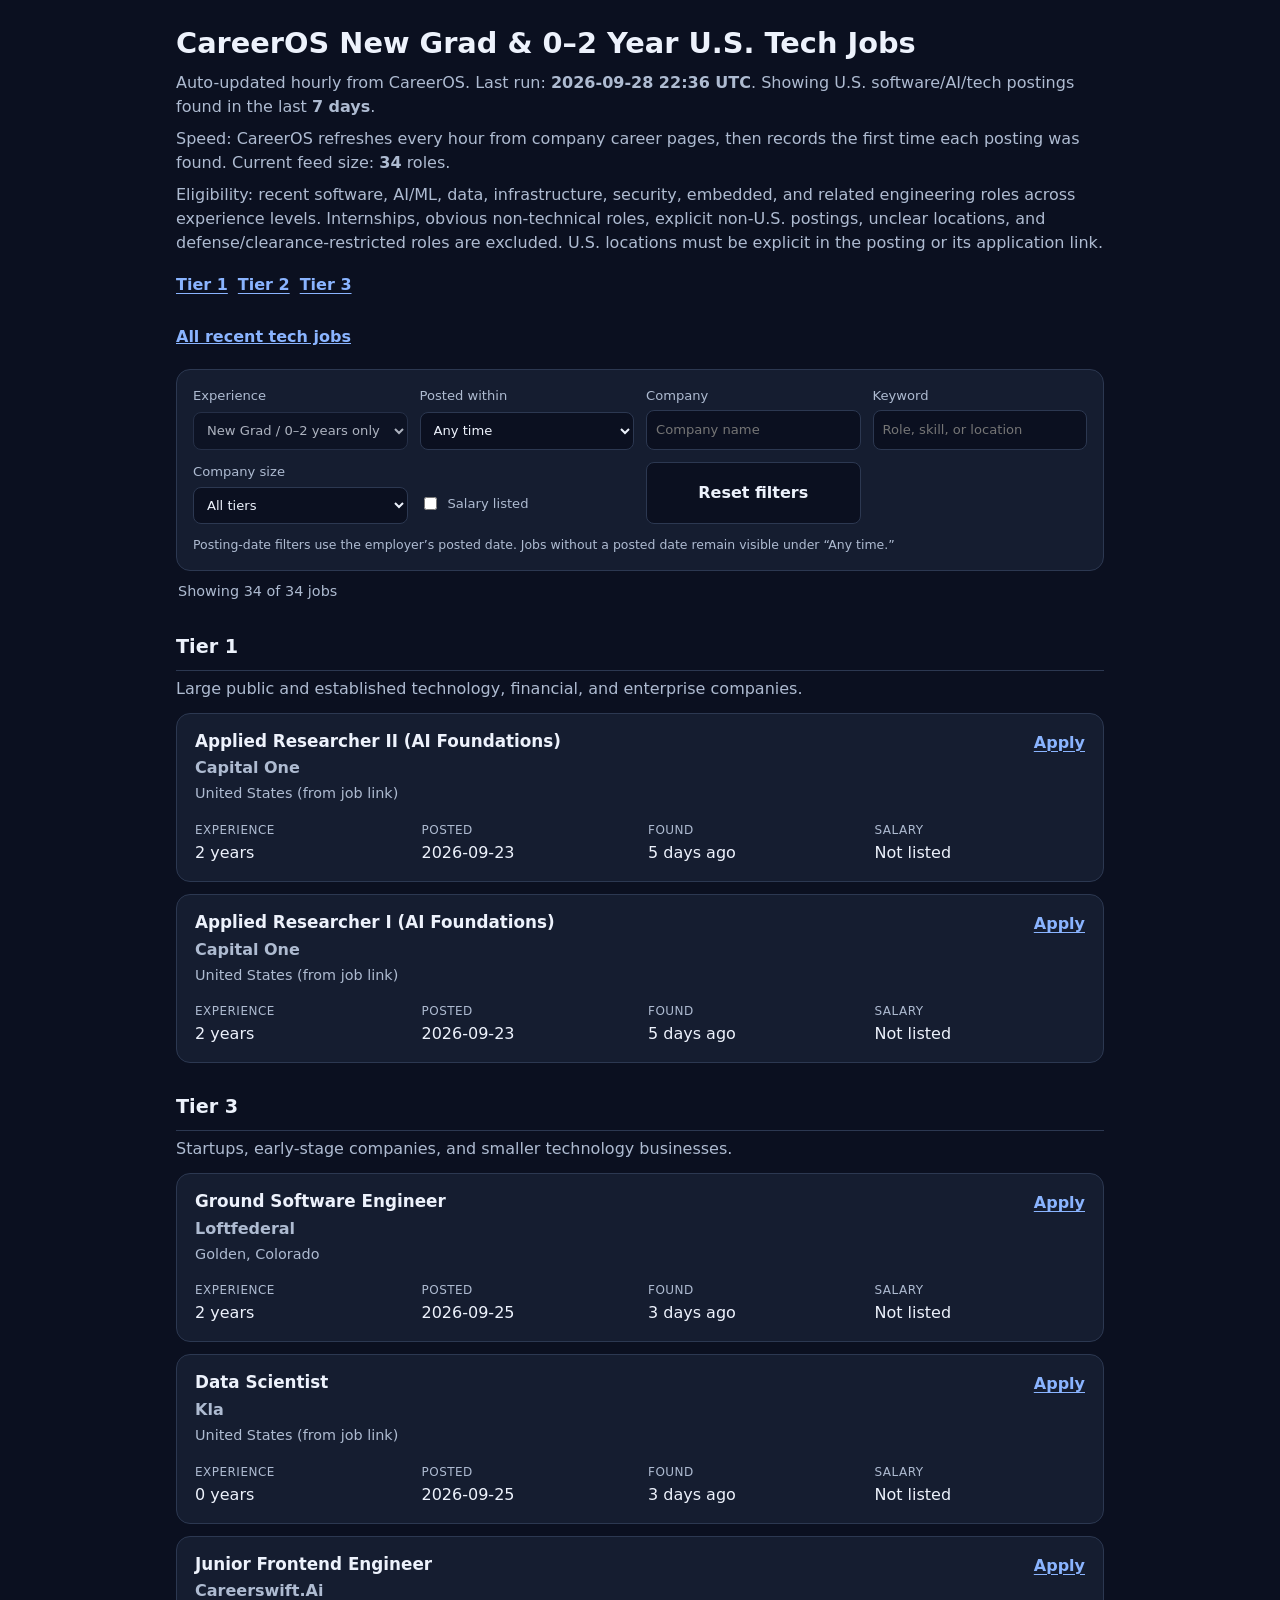
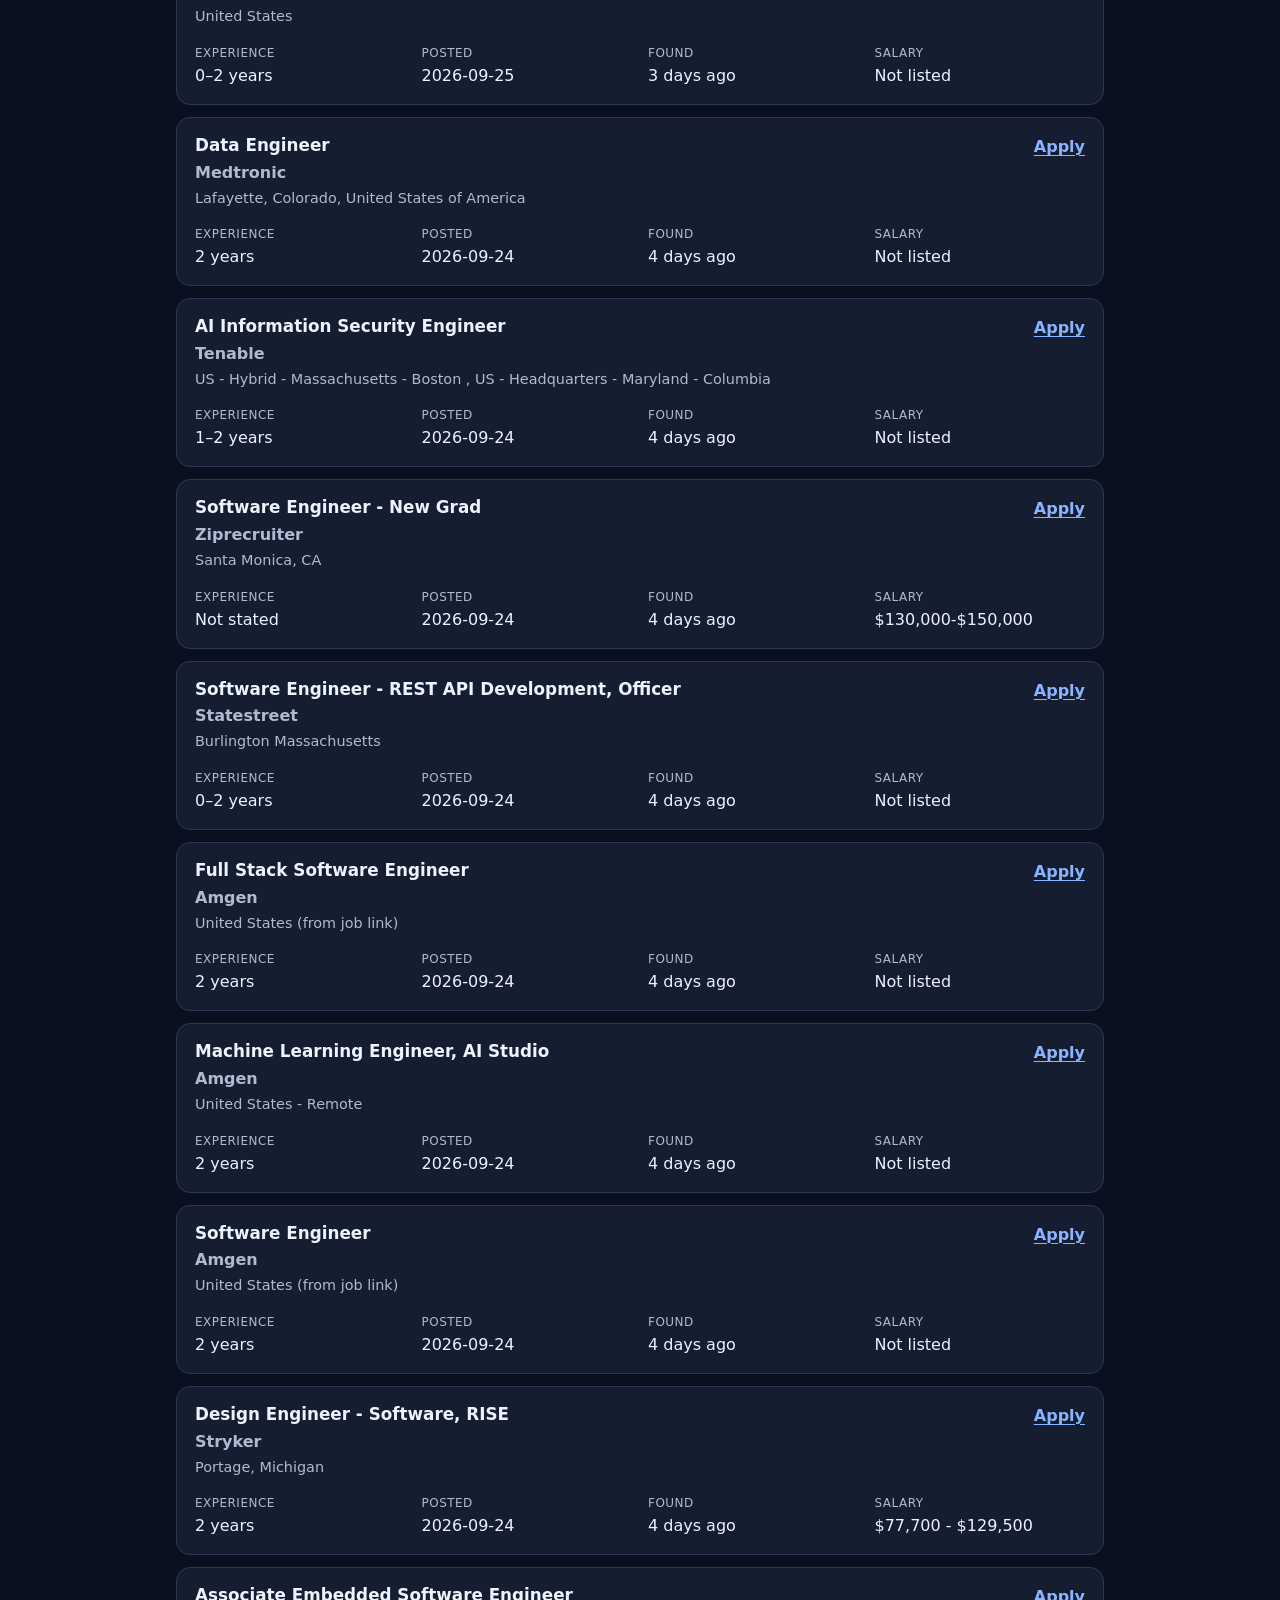
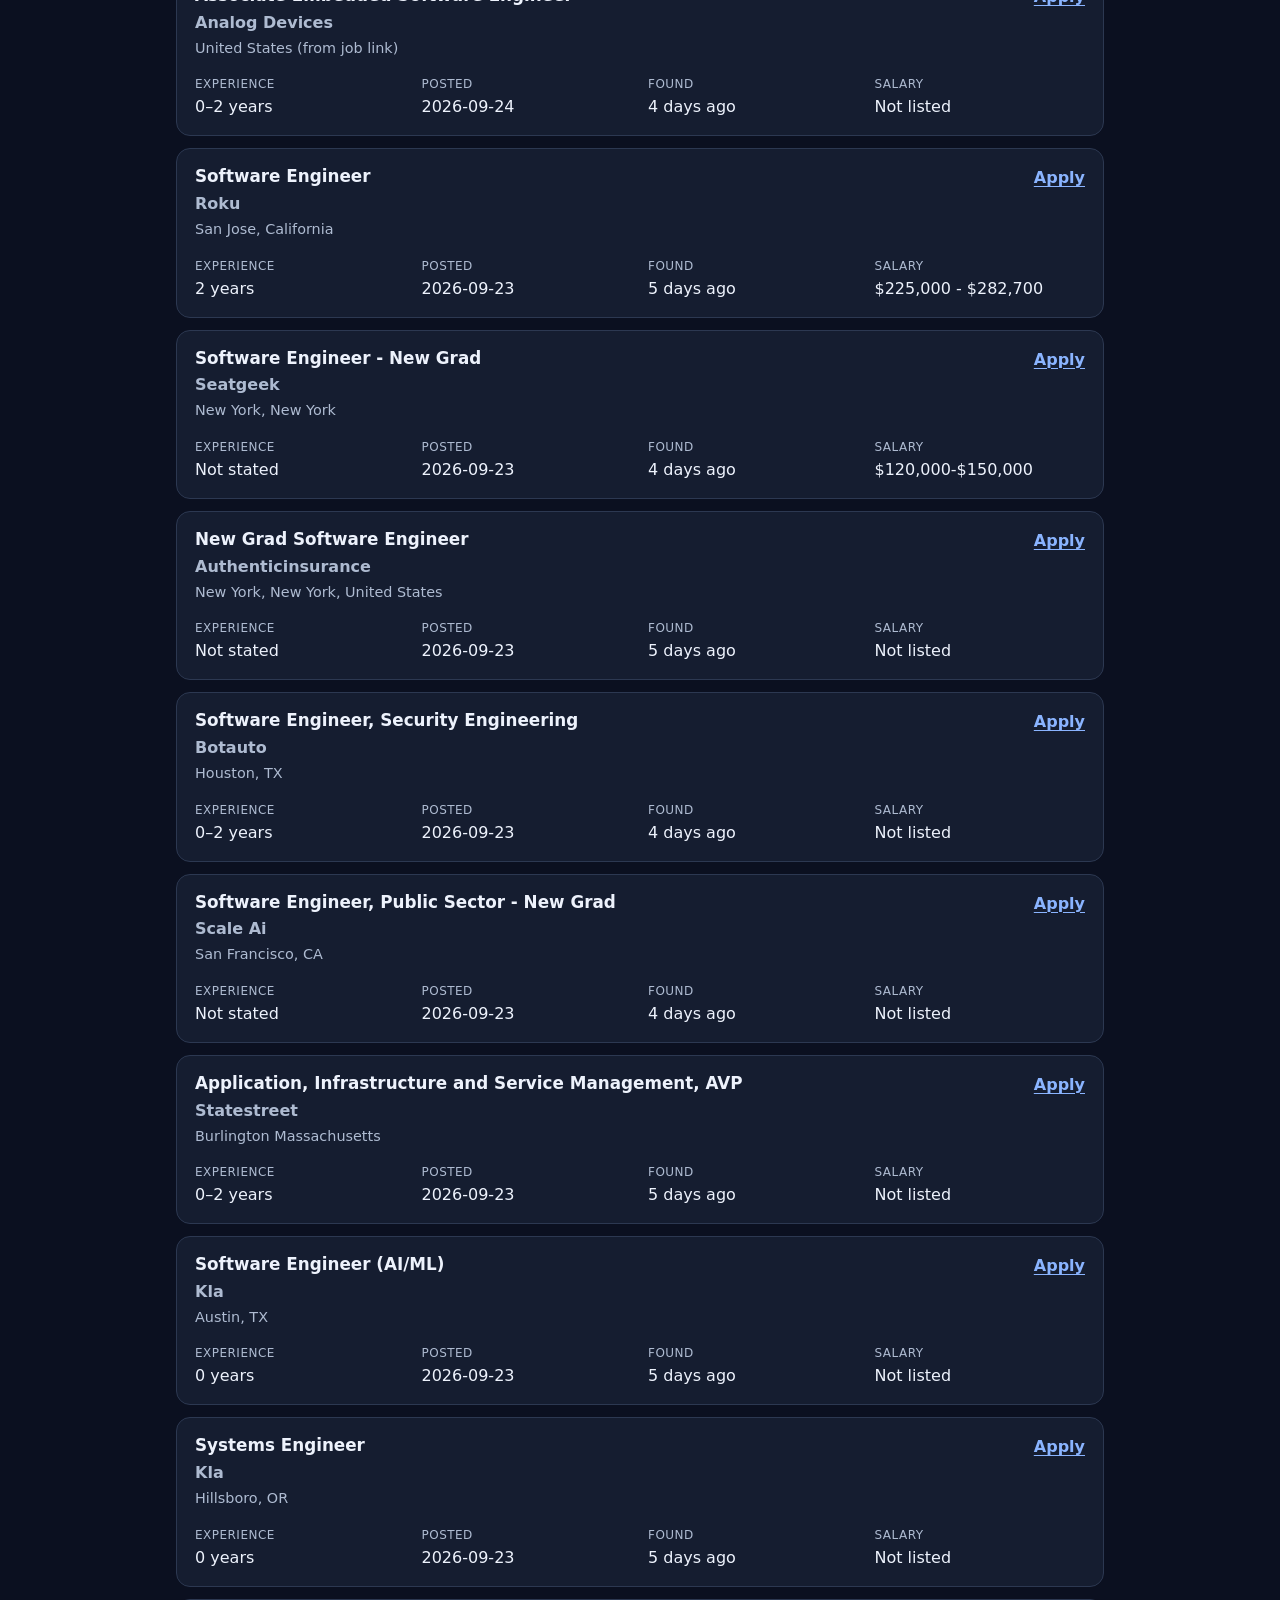
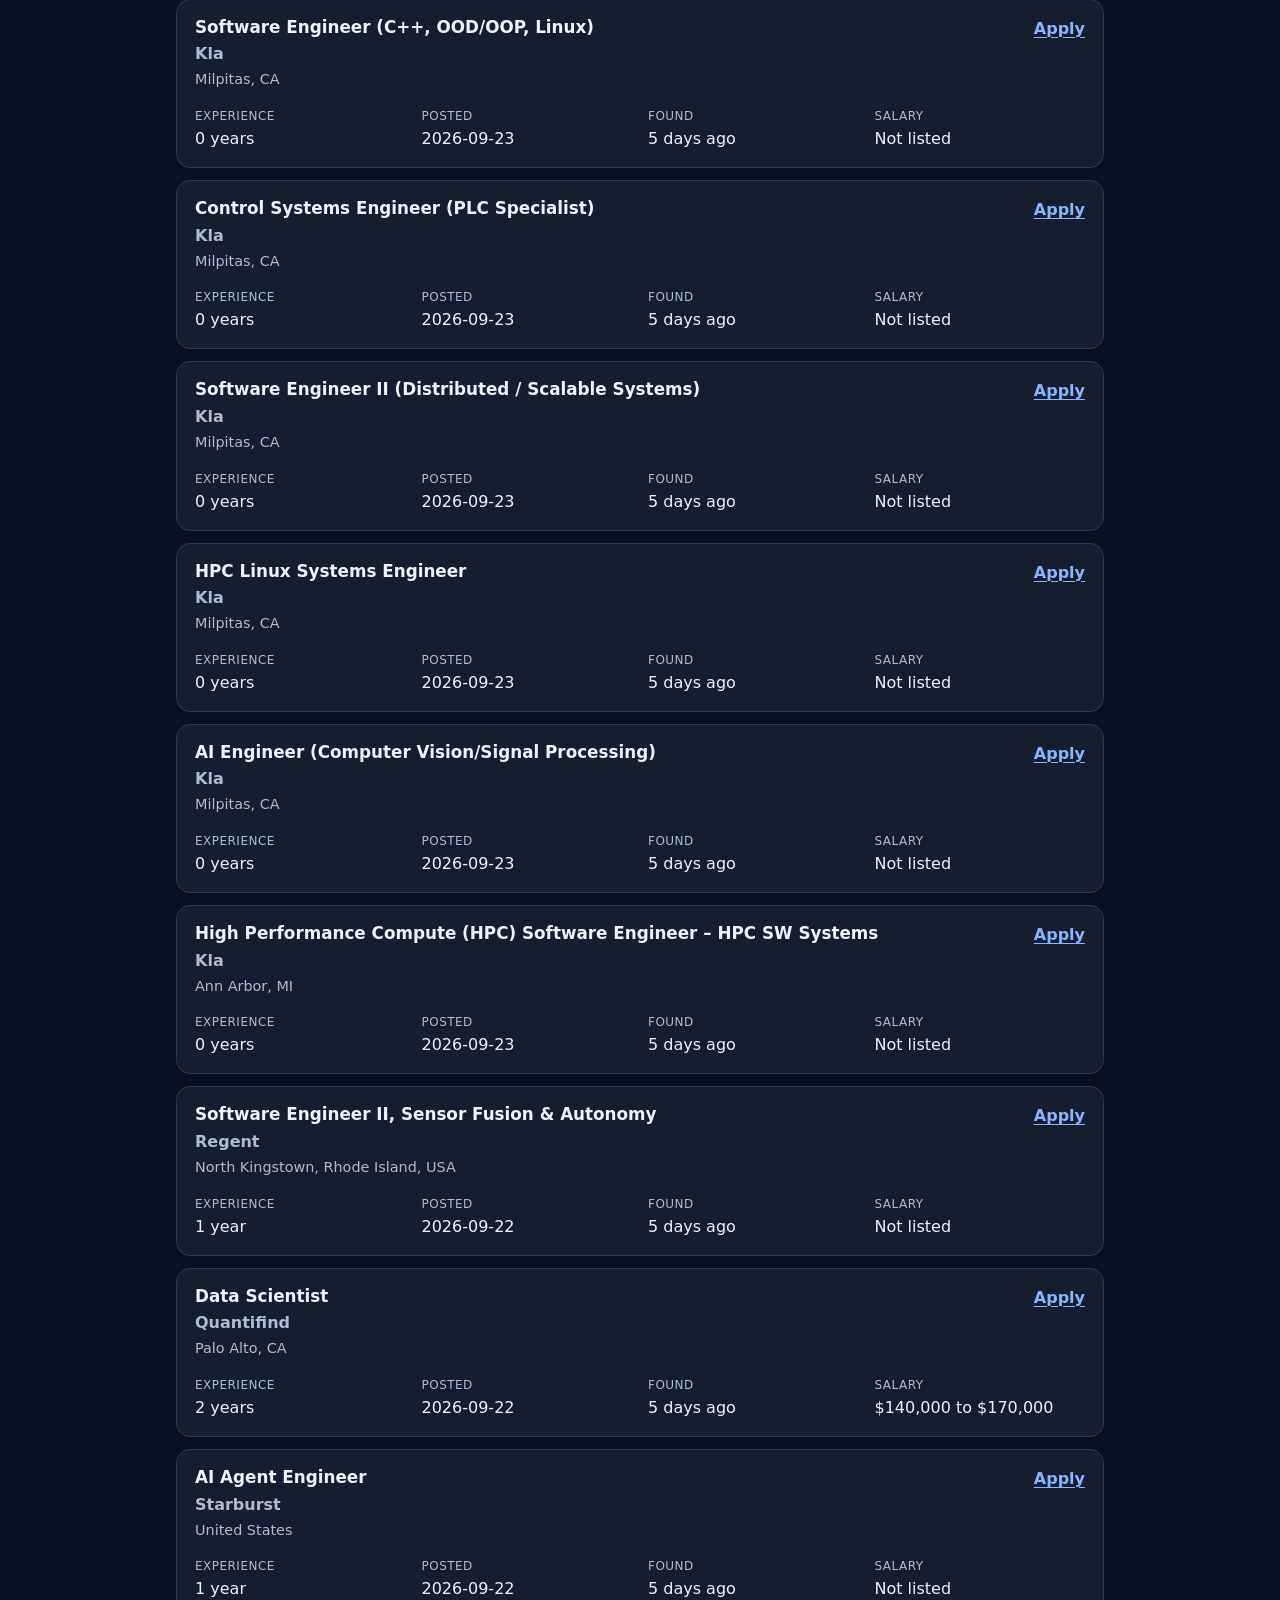
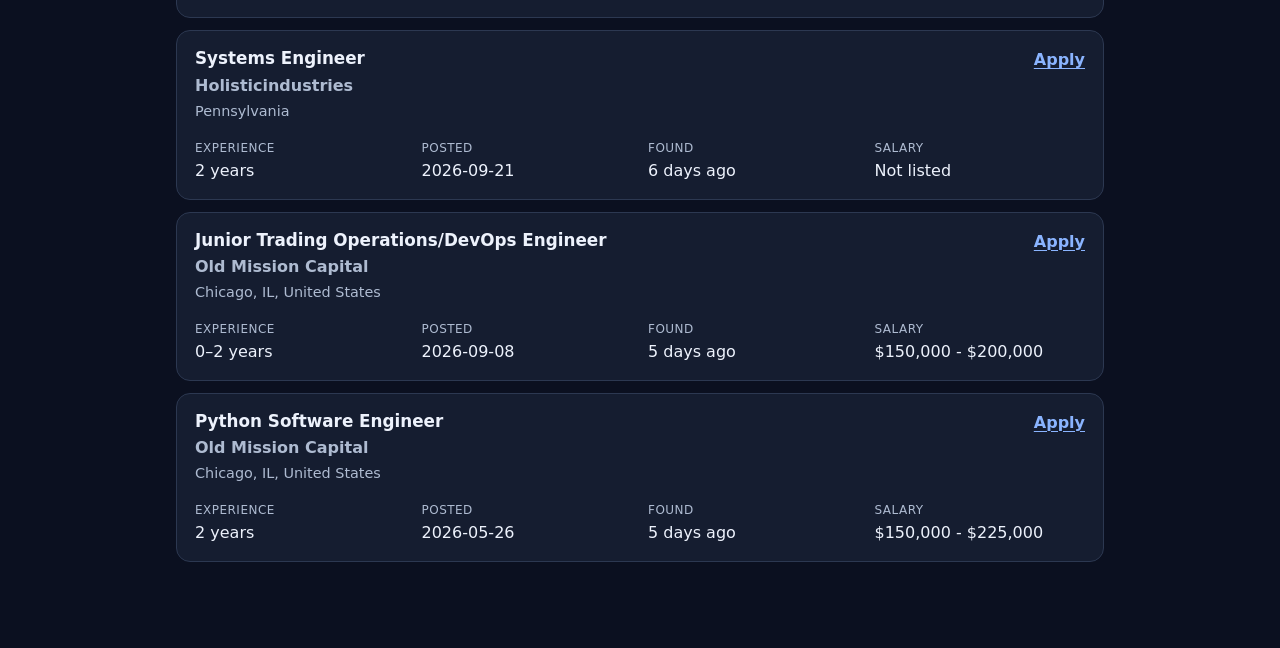
<file: site/early-career.html>
<!doctype html>
<html lang="en"><head><meta charset="utf-8"><meta name="viewport" content="width=device-width,initial-scale=1">
<meta name="description" content="Recent U.S. software and technology roles from CareerOS.">
<title>CareerOS New Grad & 0–2 Year U.S. Tech Jobs</title><style>
:root{color-scheme:light dark;--bg:#0b1020;--card:#151d30;--line:#2c3851;--text:#edf2fc;--muted:#aebbd1;--link:#8ab4ff;--accent:#b6f09c}
*{box-sizing:border-box}body{margin:0;background:var(--bg);color:var(--text);font:16px/1.5 system-ui,-apple-system,BlinkMacSystemFont,"Segoe UI",sans-serif}
main{max-width:960px;margin:auto;padding:26px 16px 56px}header{margin-bottom:28px}h1{font-size:1.8rem;line-height:1.2;margin:0 0 10px}header p{color:var(--muted);margin:8px 0}nav{display:flex;gap:10px;flex-wrap:wrap;margin-top:18px}nav a,.apply a{color:var(--link);font-weight:650;text-decoration-thickness:1px;text-underline-offset:3px}
section{margin:30px 0}h2{font-size:1.2rem;border-bottom:1px solid var(--line);padding-bottom:8px;margin:0 0 6px}.tier-description{color:var(--muted);margin:0 0 12px}.no-current-jobs{border:1px solid var(--line);border-radius:10px;padding:12px;color:var(--muted)}
.job{background:var(--card);border:1px solid var(--line);border-radius:14px;padding:16px 18px;margin:12px 0}.job-top{display:flex;justify-content:space-between;gap:18px;align-items:flex-start}h3{font-size:1.05rem;line-height:1.35;margin:0}.company{font-weight:650;margin:4px 0 0;color:var(--muted)}.apply{white-space:nowrap;padding-top:1px}
.job-location{color:var(--muted);margin:3px 0 0;font-size:.9rem}
dl{display:grid;grid-template-columns:repeat(4,minmax(0,1fr));gap:10px 16px;margin:16px 0 0}dt{color:var(--muted);font-size:.75rem;text-transform:uppercase;letter-spacing:.04em}dd{margin:2px 0 0}.empty{color:var(--muted);padding:16px 0}
.filters{display:grid;grid-template-columns:repeat(4,minmax(0,1fr));gap:12px;margin:20px 0 10px;padding:16px;background:var(--card);border:1px solid var(--line);border-radius:14px}.filters label{display:grid;gap:5px;color:var(--muted);font-size:.82rem}.filters input,.filters select,.filters button{min-width:0;border:1px solid var(--line);border-radius:8px;padding:9px;background:var(--bg);color:var(--text);font:inherit}.filters .check{display:flex;align-items:center;gap:8px;align-self:end;padding:10px 0}.filters .check input{accent-color:var(--accent)}.filters button{cursor:pointer;color:var(--text);font-weight:650}.filter-status{color:var(--muted);margin:8px 2px 18px;font-size:.9rem}.filter-help{grid-column:1/-1;color:var(--muted);font-size:.78rem;margin:0}[hidden]{display:none!important}.page-links{margin:12px 0;color:var(--muted)}.page-links a{color:var(--link);font-weight:650}
@media(max-width:600px){main{padding:20px 12px 40px}.job{padding:14px}.job-top{display:block}.apply{padding-top:10px}dl{grid-template-columns:repeat(2,minmax(0,1fr));gap:12px}}
</style></head><body><main><header><h1>CareerOS New Grad & 0–2 Year U.S. Tech Jobs</h1><p>Auto-updated hourly from CareerOS. Last run: <strong>2026-09-28 22:36 UTC</strong>. Showing U.S. software/AI/tech postings found in the last <strong>7 days</strong>.</p><p>Speed: CareerOS refreshes every hour from company career pages, then records the first time each posting was found. Current feed size: <strong>34</strong> roles.</p><p>Eligibility: recent software, AI/ML, data, infrastructure, security, embedded, and related engineering roles across experience levels. Internships, obvious non-technical roles, explicit non-U.S. postings, unclear locations, and defense/clearance-restricted roles are excluded. U.S. locations must be explicit in the posting or its application link.</p><nav aria-label="Job tiers"><a href="#tier-1">Tier 1</a><a href="#tier-2">Tier 2</a><a href="#tier-3">Tier 3</a></nav></header>
<p class="page-links"><a href="./">All recent tech jobs</a></p><div class="filters" aria-label="Filter jobs">
<label>Experience<select id="experience-filter" disabled><option value="early" selected>New Grad / 0–2 years only</option></select></label>
<label>Posted within<select id="posted-filter"><option value="0">Any time</option><option value="1">24 hours</option><option value="3">3 days</option><option value="7">7 days</option></select></label>
<label>Company<input id="company-filter" type="search" placeholder="Company name"></label>
<label>Keyword<input id="keyword-filter" type="search" placeholder="Role, skill, or location"></label>
<label>Company size<select id="tier-filter"><option value="all">All tiers</option><option value="Tier 1">Tier 1 · Large</option><option value="Tier 2">Tier 2 · Mid-sized</option><option value="Tier 3">Tier 3 · Startup</option></select></label>
<label class="check"><input id="salary-filter" type="checkbox"> Salary listed</label>
<button id="reset-filters" type="button">Reset filters</button>
<p class="filter-help">Posting-date filters use the employer’s posted date. Jobs without a posted date remain visible under “Any time.”</p>
</div><p class="filter-status" id="visible-job-count" aria-live="polite"></p>
<section id="tier-1" data-tier-section><h2>Tier 1</h2><p class="tier-description">Large public and established technology, financial, and enterprise companies.</p><article class="job" data-company="Capital One" data-role="Applied Researcher II (AI Foundations)&lt;br&gt;" data-location="United States (from job link)" data-experience="early" data-posted="2026-09-23" data-tier="Tier 1" data-salary="no"><div class="job-top"><div><h3>Applied Researcher II (AI Foundations)<br></h3><p class="company">Capital One</p><p class="job-location">United States (from job link)</p></div><div class="apply"><a href="https://capitalone.wd12.myworkdayjobs.com/Capital_One/job/New-York-NY/Applied-Researcher-II--AI-Foundations-_R1000524-1" target="_blank" rel="noopener noreferrer">Apply</a></div></div><dl><div><dt>Experience</dt><dd>2 years</dd></div><div><dt>Posted</dt><dd>2026-09-23</dd></div><div><dt>Found</dt><dd>5 days ago</dd></div><div><dt>Salary</dt><dd>Not listed</dd></div></dl></article><article class="job" data-company="Capital One" data-role="Applied Researcher I (AI Foundations)&lt;br&gt;" data-location="United States (from job link)" data-experience="early" data-posted="2026-09-23" data-tier="Tier 1" data-salary="no"><div class="job-top"><div><h3>Applied Researcher I (AI Foundations)<br></h3><p class="company">Capital One</p><p class="job-location">United States (from job link)</p></div><div class="apply"><a href="https://capitalone.wd12.myworkdayjobs.com/Capital_One/job/San-Jose-CA/Applied-Researcher-I--AI-Foundations-_R236849-1" target="_blank" rel="noopener noreferrer">Apply</a></div></div><dl><div><dt>Experience</dt><dd>2 years</dd></div><div><dt>Posted</dt><dd>2026-09-23</dd></div><div><dt>Found</dt><dd>5 days ago</dd></div><div><dt>Salary</dt><dd>Not listed</dd></div></dl></article></section><section id="tier-2" data-tier-section><h2>Tier 2</h2><p class="tier-description">Established mid-sized companies with meaningful engineering organizations.</p><p class="empty">No matching roles in this tier right now.</p></section><section id="tier-3" data-tier-section><h2>Tier 3</h2><p class="tier-description">Startups, early-stage companies, and smaller technology businesses.</p><article class="job" data-company="Loftfederal" data-role="Ground Software Engineer&lt;br&gt;" data-location="Golden, Colorado" data-experience="early" data-posted="2026-09-25" data-tier="Tier 3" data-salary="no"><div class="job-top"><div><h3>Ground Software Engineer<br></h3><p class="company">Loftfederal</p><p class="job-location">Golden, Colorado</p></div><div class="apply"><a href="https://job-boards.greenhouse.io/loftfederal/jobs/5435593008" target="_blank" rel="noopener noreferrer">Apply</a></div></div><dl><div><dt>Experience</dt><dd>2 years</dd></div><div><dt>Posted</dt><dd>2026-09-25</dd></div><div><dt>Found</dt><dd>3 days ago</dd></div><div><dt>Salary</dt><dd>Not listed</dd></div></dl></article><article class="job" data-company="Kla" data-role="Data Scientist&lt;br&gt;" data-location="United States (from job link)" data-experience="early" data-posted="2026-09-25" data-tier="Tier 3" data-salary="no"><div class="job-top"><div><h3>Data Scientist<br></h3><p class="company">Kla</p><p class="job-location">United States (from job link)</p></div><div class="apply"><a href="https://kla.wd1.myworkdayjobs.com/Search/job/Milpitas-CA/Data-Scientist_2641332-1" target="_blank" rel="noopener noreferrer">Apply</a></div></div><dl><div><dt>Experience</dt><dd>0 years</dd></div><div><dt>Posted</dt><dd>2026-09-25</dd></div><div><dt>Found</dt><dd>3 days ago</dd></div><div><dt>Salary</dt><dd>Not listed</dd></div></dl></article><article class="job" data-company="Careerswift.Ai" data-role="Junior Frontend Engineer&lt;br&gt;" data-location="United States" data-experience="early" data-posted="2026-09-25" data-tier="Tier 3" data-salary="no"><div class="job-top"><div><h3>Junior Frontend Engineer<br></h3><p class="company">Careerswift.Ai</p><p class="job-location">United States</p></div><div class="apply"><a href="https://jobs.ashbyhq.com/careerswift.ai/c418ca48-80cf-423f-a365-6eba480cf410" target="_blank" rel="noopener noreferrer">Apply</a></div></div><dl><div><dt>Experience</dt><dd>0–2 years</dd></div><div><dt>Posted</dt><dd>2026-09-25</dd></div><div><dt>Found</dt><dd>3 days ago</dd></div><div><dt>Salary</dt><dd>Not listed</dd></div></dl></article><article class="job" data-company="Medtronic" data-role="Data Engineer&lt;br&gt;" data-location="Lafayette, Colorado, United States of America" data-experience="early" data-posted="2026-09-24" data-tier="Tier 3" data-salary="no"><div class="job-top"><div><h3>Data Engineer<br></h3><p class="company">Medtronic</p><p class="job-location">Lafayette, Colorado, United States of America</p></div><div class="apply"><a href="https://medtronic.wd1.myworkdayjobs.com/MedtronicCareers/job/Lafayette-Colorado-United-States-of-America/Data-Engineer_R77104-1" target="_blank" rel="noopener noreferrer">Apply</a></div></div><dl><div><dt>Experience</dt><dd>2 years</dd></div><div><dt>Posted</dt><dd>2026-09-24</dd></div><div><dt>Found</dt><dd>4 days ago</dd></div><div><dt>Salary</dt><dd>Not listed</dd></div></dl></article><article class="job" data-company="Tenable" data-role="AI Information Security Engineer&lt;br&gt;" data-location="US - Hybrid - Massachusetts - Boston , US - Headquarters - Maryland - Columbia" data-experience="early" data-posted="2026-09-24" data-tier="Tier 3" data-salary="no"><div class="job-top"><div><h3>AI Information Security Engineer<br></h3><p class="company">Tenable</p><p class="job-location">US - Hybrid - Massachusetts - Boston , US - Headquarters - Maryland - Columbia</p></div><div class="apply"><a href="https://job-boards.greenhouse.io/tenableinc/jobs/5434299008" target="_blank" rel="noopener noreferrer">Apply</a></div></div><dl><div><dt>Experience</dt><dd>1–2 years</dd></div><div><dt>Posted</dt><dd>2026-09-24</dd></div><div><dt>Found</dt><dd>4 days ago</dd></div><div><dt>Salary</dt><dd>Not listed</dd></div></dl></article><article class="job" data-company="Ziprecruiter" data-role="Software Engineer - New Grad&lt;br&gt;" data-location="Santa Monica, CA" data-experience="early" data-posted="2026-09-24" data-tier="Tier 3" data-salary="yes"><div class="job-top"><div><h3>Software Engineer - New Grad<br></h3><p class="company">Ziprecruiter</p><p class="job-location">Santa Monica, CA</p></div><div class="apply"><a href="https://job-boards.greenhouse.io/ziprecruiter/jobs/8127108" target="_blank" rel="noopener noreferrer">Apply</a></div></div><dl><div><dt>Experience</dt><dd>Not stated</dd></div><div><dt>Posted</dt><dd>2026-09-24</dd></div><div><dt>Found</dt><dd>4 days ago</dd></div><div><dt>Salary</dt><dd>$130,000-$150,000</dd></div></dl></article><article class="job" data-company="Statestreet" data-role="Software Engineer - REST API Development, Officer&lt;br&gt;" data-location="Burlington Massachusetts" data-experience="early" data-posted="2026-09-24" data-tier="Tier 3" data-salary="no"><div class="job-top"><div><h3>Software Engineer - REST API Development, Officer<br></h3><p class="company">Statestreet</p><p class="job-location">Burlington Massachusetts</p></div><div class="apply"><a href="https://statestreet.wd1.myworkdayjobs.com/Global/job/Burlington-Massachusetts/Software-Engineer---REST-API-Development--Officer_R-798140" target="_blank" rel="noopener noreferrer">Apply</a></div></div><dl><div><dt>Experience</dt><dd>0–2 years</dd></div><div><dt>Posted</dt><dd>2026-09-24</dd></div><div><dt>Found</dt><dd>4 days ago</dd></div><div><dt>Salary</dt><dd>Not listed</dd></div></dl></article><article class="job" data-company="Amgen" data-role="Full Stack Software Engineer&lt;br&gt;" data-location="United States (from job link)" data-experience="early" data-posted="2026-09-24" data-tier="Tier 3" data-salary="no"><div class="job-top"><div><h3>Full Stack Software Engineer<br></h3><p class="company">Amgen</p><p class="job-location">United States (from job link)</p></div><div class="apply"><a href="https://amgen.wd1.myworkdayjobs.com/Careers/job/US---California---Thousand-Oaks/Full-Stack-Software-Engineer_R-216946" target="_blank" rel="noopener noreferrer">Apply</a></div></div><dl><div><dt>Experience</dt><dd>2 years</dd></div><div><dt>Posted</dt><dd>2026-09-24</dd></div><div><dt>Found</dt><dd>4 days ago</dd></div><div><dt>Salary</dt><dd>Not listed</dd></div></dl></article><article class="job" data-company="Amgen" data-role="Machine Learning Engineer, AI Studio&lt;br&gt;" data-location="United States - Remote" data-experience="early" data-posted="2026-09-24" data-tier="Tier 3" data-salary="no"><div class="job-top"><div><h3>Machine Learning Engineer, AI Studio<br></h3><p class="company">Amgen</p><p class="job-location">United States - Remote</p></div><div class="apply"><a href="https://amgen.wd1.myworkdayjobs.com/Careers/job/United-States---Remote/Machine-Learning-Engineer--AI-Studio_R-250796" target="_blank" rel="noopener noreferrer">Apply</a></div></div><dl><div><dt>Experience</dt><dd>2 years</dd></div><div><dt>Posted</dt><dd>2026-09-24</dd></div><div><dt>Found</dt><dd>4 days ago</dd></div><div><dt>Salary</dt><dd>Not listed</dd></div></dl></article><article class="job" data-company="Amgen" data-role="Software Engineer&lt;br&gt;" data-location="United States (from job link)" data-experience="early" data-posted="2026-09-24" data-tier="Tier 3" data-salary="no"><div class="job-top"><div><h3>Software Engineer<br></h3><p class="company">Amgen</p><p class="job-location">United States (from job link)</p></div><div class="apply"><a href="https://amgen.wd1.myworkdayjobs.com/Careers/job/US---California---Thousand-Oaks/Software-Engineer_R-251398" target="_blank" rel="noopener noreferrer">Apply</a></div></div><dl><div><dt>Experience</dt><dd>2 years</dd></div><div><dt>Posted</dt><dd>2026-09-24</dd></div><div><dt>Found</dt><dd>4 days ago</dd></div><div><dt>Salary</dt><dd>Not listed</dd></div></dl></article><article class="job" data-company="Stryker" data-role="Design Engineer - Software, RISE&lt;br&gt;" data-location="Portage, Michigan" data-experience="early" data-posted="2026-09-24" data-tier="Tier 3" data-salary="yes"><div class="job-top"><div><h3>Design Engineer - Software, RISE<br></h3><p class="company">Stryker</p><p class="job-location">Portage, Michigan</p></div><div class="apply"><a href="https://stryker.wd1.myworkdayjobs.com/StrykerCareers/job/Portage-Michigan/Design-Engineer---Software--RISE_R571062" target="_blank" rel="noopener noreferrer">Apply</a></div></div><dl><div><dt>Experience</dt><dd>2 years</dd></div><div><dt>Posted</dt><dd>2026-09-24</dd></div><div><dt>Found</dt><dd>4 days ago</dd></div><div><dt>Salary</dt><dd>$77,700 - $129,500</dd></div></dl></article><article class="job" data-company="Analog Devices" data-role="Associate Embedded Software Engineer&lt;br&gt;" data-location="United States (from job link)" data-experience="early" data-posted="2026-09-24" data-tier="Tier 3" data-salary="no"><div class="job-top"><div><h3>Associate Embedded Software Engineer<br></h3><p class="company">Analog Devices</p><p class="job-location">United States (from job link)</p></div><div class="apply"><a href="https://analogdevices.wd1.myworkdayjobs.com/External/job/US-MA-Wilmington/Associate-Embedded-Software-Engineer_R266131" target="_blank" rel="noopener noreferrer">Apply</a></div></div><dl><div><dt>Experience</dt><dd>0–2 years</dd></div><div><dt>Posted</dt><dd>2026-09-24</dd></div><div><dt>Found</dt><dd>4 days ago</dd></div><div><dt>Salary</dt><dd>Not listed</dd></div></dl></article><article class="job" data-company="Roku" data-role="Software Engineer &lt;br&gt;" data-location="San Jose, California" data-experience="early" data-posted="2026-09-23" data-tier="Tier 3" data-salary="yes"><div class="job-top"><div><h3>Software Engineer <br></h3><p class="company">Roku</p><p class="job-location">San Jose, California</p></div><div class="apply"><a href="https://www.weareroku.com/jobs/8221686?gh_jid=8221686" target="_blank" rel="noopener noreferrer">Apply</a></div></div><dl><div><dt>Experience</dt><dd>2 years</dd></div><div><dt>Posted</dt><dd>2026-09-23</dd></div><div><dt>Found</dt><dd>5 days ago</dd></div><div><dt>Salary</dt><dd>$225,000 - $282,700</dd></div></dl></article><article class="job" data-company="Seatgeek" data-role="Software Engineer - New Grad&lt;br&gt;" data-location="New York, New York" data-experience="early" data-posted="2026-09-23" data-tier="Tier 3" data-salary="yes"><div class="job-top"><div><h3>Software Engineer - New Grad<br></h3><p class="company">Seatgeek</p><p class="job-location">New York, New York</p></div><div class="apply"><a href="https://seatgeek.com/jobs/8227548?gh_jid=8227548" target="_blank" rel="noopener noreferrer">Apply</a></div></div><dl><div><dt>Experience</dt><dd>Not stated</dd></div><div><dt>Posted</dt><dd>2026-09-23</dd></div><div><dt>Found</dt><dd>4 days ago</dd></div><div><dt>Salary</dt><dd>$120,000-$150,000</dd></div></dl></article><article class="job" data-company="Authenticinsurance" data-role="New Grad Software Engineer&lt;br&gt;" data-location="New York, New York, United States" data-experience="early" data-posted="2026-09-23" data-tier="Tier 3" data-salary="no"><div class="job-top"><div><h3>New Grad Software Engineer<br></h3><p class="company">Authenticinsurance</p><p class="job-location">New York, New York, United States</p></div><div class="apply"><a href="https://job-boards.greenhouse.io/authenticinsurance/jobs/4114318009" target="_blank" rel="noopener noreferrer">Apply</a></div></div><dl><div><dt>Experience</dt><dd>Not stated</dd></div><div><dt>Posted</dt><dd>2026-09-23</dd></div><div><dt>Found</dt><dd>5 days ago</dd></div><div><dt>Salary</dt><dd>Not listed</dd></div></dl></article><article class="job" data-company="Botauto" data-role="Software Engineer, Security Engineering&lt;br&gt;" data-location="Houston, TX" data-experience="early" data-posted="2026-09-23" data-tier="Tier 3" data-salary="no"><div class="job-top"><div><h3>Software Engineer, Security Engineering<br></h3><p class="company">Botauto</p><p class="job-location">Houston, TX</p></div><div class="apply"><a href="https://job-boards.greenhouse.io/botauto/jobs/5433415008" target="_blank" rel="noopener noreferrer">Apply</a></div></div><dl><div><dt>Experience</dt><dd>0–2 years</dd></div><div><dt>Posted</dt><dd>2026-09-23</dd></div><div><dt>Found</dt><dd>4 days ago</dd></div><div><dt>Salary</dt><dd>Not listed</dd></div></dl></article><article class="job" data-company="Scale Ai" data-role="Software Engineer, Public Sector - New Grad&lt;br&gt;" data-location="San Francisco, CA" data-experience="early" data-posted="2026-09-23" data-tier="Tier 3" data-salary="no"><div class="job-top"><div><h3>Software Engineer, Public Sector - New Grad<br></h3><p class="company">Scale Ai</p><p class="job-location">San Francisco, CA</p></div><div class="apply"><a href="https://job-boards.greenhouse.io/scaleai/jobs/4736426005" target="_blank" rel="noopener noreferrer">Apply</a></div></div><dl><div><dt>Experience</dt><dd>Not stated</dd></div><div><dt>Posted</dt><dd>2026-09-23</dd></div><div><dt>Found</dt><dd>4 days ago</dd></div><div><dt>Salary</dt><dd>Not listed</dd></div></dl></article><article class="job" data-company="Statestreet" data-role="Application, Infrastructure and Service Management, AVP&lt;br&gt;" data-location="Burlington Massachusetts" data-experience="early" data-posted="2026-09-23" data-tier="Tier 3" data-salary="no"><div class="job-top"><div><h3>Application, Infrastructure and Service Management, AVP<br></h3><p class="company">Statestreet</p><p class="job-location">Burlington Massachusetts</p></div><div class="apply"><a href="https://statestreet.wd1.myworkdayjobs.com/Global/job/Burlington-Massachusetts/Application--Infastructure-and-Service-Management_R-778404-1" target="_blank" rel="noopener noreferrer">Apply</a></div></div><dl><div><dt>Experience</dt><dd>0–2 years</dd></div><div><dt>Posted</dt><dd>2026-09-23</dd></div><div><dt>Found</dt><dd>5 days ago</dd></div><div><dt>Salary</dt><dd>Not listed</dd></div></dl></article><article class="job" data-company="Kla" data-role="Software Engineer (AI/ML)&lt;br&gt;" data-location="Austin, TX" data-experience="early" data-posted="2026-09-23" data-tier="Tier 3" data-salary="no"><div class="job-top"><div><h3>Software Engineer (AI/ML)<br></h3><p class="company">Kla</p><p class="job-location">Austin, TX</p></div><div class="apply"><a href="https://kla.wd1.myworkdayjobs.com/Search/job/Austin-TX/Software-Engineer--AI-ML-_2639414" target="_blank" rel="noopener noreferrer">Apply</a></div></div><dl><div><dt>Experience</dt><dd>0 years</dd></div><div><dt>Posted</dt><dd>2026-09-23</dd></div><div><dt>Found</dt><dd>5 days ago</dd></div><div><dt>Salary</dt><dd>Not listed</dd></div></dl></article><article class="job" data-company="Kla" data-role="Systems Engineer&lt;br&gt;" data-location="Hillsboro, OR" data-experience="early" data-posted="2026-09-23" data-tier="Tier 3" data-salary="no"><div class="job-top"><div><h3>Systems Engineer<br></h3><p class="company">Kla</p><p class="job-location">Hillsboro, OR</p></div><div class="apply"><a href="https://kla.wd1.myworkdayjobs.com/Search/job/Hillsboro-OR/Product-Development-Engineer_2636359" target="_blank" rel="noopener noreferrer">Apply</a></div></div><dl><div><dt>Experience</dt><dd>0 years</dd></div><div><dt>Posted</dt><dd>2026-09-23</dd></div><div><dt>Found</dt><dd>5 days ago</dd></div><div><dt>Salary</dt><dd>Not listed</dd></div></dl></article><article class="job" data-company="Kla" data-role="Software Engineer (C++, OOD/OOP, Linux)&lt;br&gt;" data-location="Milpitas, CA" data-experience="early" data-posted="2026-09-23" data-tier="Tier 3" data-salary="no"><div class="job-top"><div><h3>Software Engineer (C++, OOD/OOP, Linux)<br></h3><p class="company">Kla</p><p class="job-location">Milpitas, CA</p></div><div class="apply"><a href="https://kla.wd1.myworkdayjobs.com/Search/job/Milpitas-CA/Software-Engineer--C----OOD-OOP--Linux-_2634818" target="_blank" rel="noopener noreferrer">Apply</a></div></div><dl><div><dt>Experience</dt><dd>0 years</dd></div><div><dt>Posted</dt><dd>2026-09-23</dd></div><div><dt>Found</dt><dd>5 days ago</dd></div><div><dt>Salary</dt><dd>Not listed</dd></div></dl></article><article class="job" data-company="Kla" data-role="Control Systems Engineer (PLC Specialist)&lt;br&gt;" data-location="Milpitas, CA" data-experience="early" data-posted="2026-09-23" data-tier="Tier 3" data-salary="no"><div class="job-top"><div><h3>Control Systems Engineer (PLC Specialist)<br></h3><p class="company">Kla</p><p class="job-location">Milpitas, CA</p></div><div class="apply"><a href="https://kla.wd1.myworkdayjobs.com/Search/job/Milpitas-CA/Control-Systems-Engineer--PLC-Specialist-_2640304" target="_blank" rel="noopener noreferrer">Apply</a></div></div><dl><div><dt>Experience</dt><dd>0 years</dd></div><div><dt>Posted</dt><dd>2026-09-23</dd></div><div><dt>Found</dt><dd>5 days ago</dd></div><div><dt>Salary</dt><dd>Not listed</dd></div></dl></article><article class="job" data-company="Kla" data-role="Software Engineer II (Distributed / Scalable Systems)&lt;br&gt;" data-location="Milpitas, CA" data-experience="early" data-posted="2026-09-23" data-tier="Tier 3" data-salary="no"><div class="job-top"><div><h3>Software Engineer II (Distributed / Scalable Systems)<br></h3><p class="company">Kla</p><p class="job-location">Milpitas, CA</p></div><div class="apply"><a href="https://kla.wd1.myworkdayjobs.com/Search/job/Milpitas-CA/Software-Engineer-II--Distributed---Scalable-Systems-_2636655-1" target="_blank" rel="noopener noreferrer">Apply</a></div></div><dl><div><dt>Experience</dt><dd>0 years</dd></div><div><dt>Posted</dt><dd>2026-09-23</dd></div><div><dt>Found</dt><dd>5 days ago</dd></div><div><dt>Salary</dt><dd>Not listed</dd></div></dl></article><article class="job" data-company="Kla" data-role="HPC Linux Systems Engineer&lt;br&gt;" data-location="Milpitas, CA" data-experience="early" data-posted="2026-09-23" data-tier="Tier 3" data-salary="no"><div class="job-top"><div><h3>HPC Linux Systems Engineer<br></h3><p class="company">Kla</p><p class="job-location">Milpitas, CA</p></div><div class="apply"><a href="https://kla.wd1.myworkdayjobs.com/Search/job/Milpitas-CA/HPC-Linux-Systems-Engineer_2640535" target="_blank" rel="noopener noreferrer">Apply</a></div></div><dl><div><dt>Experience</dt><dd>0 years</dd></div><div><dt>Posted</dt><dd>2026-09-23</dd></div><div><dt>Found</dt><dd>5 days ago</dd></div><div><dt>Salary</dt><dd>Not listed</dd></div></dl></article><article class="job" data-company="Kla" data-role="AI Engineer (Computer Vision/Signal Processing)&lt;br&gt;" data-location="Milpitas, CA" data-experience="early" data-posted="2026-09-23" data-tier="Tier 3" data-salary="no"><div class="job-top"><div><h3>AI Engineer (Computer Vision/Signal Processing)<br></h3><p class="company">Kla</p><p class="job-location">Milpitas, CA</p></div><div class="apply"><a href="https://kla.wd1.myworkdayjobs.com/Search/job/Milpitas-CA/AI-Engineer--Computer-Vision-Signal-Processing_2638582" target="_blank" rel="noopener noreferrer">Apply</a></div></div><dl><div><dt>Experience</dt><dd>0 years</dd></div><div><dt>Posted</dt><dd>2026-09-23</dd></div><div><dt>Found</dt><dd>5 days ago</dd></div><div><dt>Salary</dt><dd>Not listed</dd></div></dl></article><article class="job" data-company="Kla" data-role="High Performance Compute (HPC) Software Engineer – HPC SW Systems&lt;br&gt;" data-location="Ann Arbor, MI" data-experience="early" data-posted="2026-09-23" data-tier="Tier 3" data-salary="no"><div class="job-top"><div><h3>High Performance Compute (HPC) Software Engineer – HPC SW Systems<br></h3><p class="company">Kla</p><p class="job-location">Ann Arbor, MI</p></div><div class="apply"><a href="https://kla.wd1.myworkdayjobs.com/Search/job/Ann-Arbor-MI/High-Performance-Compute--HPC--Software-Engineer---HPC-SW-Systems_2636307" target="_blank" rel="noopener noreferrer">Apply</a></div></div><dl><div><dt>Experience</dt><dd>0 years</dd></div><div><dt>Posted</dt><dd>2026-09-23</dd></div><div><dt>Found</dt><dd>5 days ago</dd></div><div><dt>Salary</dt><dd>Not listed</dd></div></dl></article><article class="job" data-company="Regent" data-role="Software Engineer II, Sensor Fusion &amp; Autonomy&lt;br&gt;" data-location="North Kingstown, Rhode Island, USA" data-experience="early" data-posted="2026-09-22" data-tier="Tier 3" data-salary="no"><div class="job-top"><div><h3>Software Engineer II, Sensor Fusion &amp; Autonomy<br></h3><p class="company">Regent</p><p class="job-location">North Kingstown, Rhode Island, USA</p></div><div class="apply"><a href="https://jobs.ashbyhq.com/regent/698d38b7-c47e-40a1-bf78-31d59c395c23" target="_blank" rel="noopener noreferrer">Apply</a></div></div><dl><div><dt>Experience</dt><dd>1 year</dd></div><div><dt>Posted</dt><dd>2026-09-22</dd></div><div><dt>Found</dt><dd>5 days ago</dd></div><div><dt>Salary</dt><dd>Not listed</dd></div></dl></article><article class="job" data-company="Quantifind" data-role="Data Scientist&lt;br&gt;" data-location="Palo Alto, CA" data-experience="early" data-posted="2026-09-22" data-tier="Tier 3" data-salary="yes"><div class="job-top"><div><h3>Data Scientist<br></h3><p class="company">Quantifind</p><p class="job-location">Palo Alto, CA</p></div><div class="apply"><a href="https://www.quantifind.com/open-positions/?gh_jid=8224461" target="_blank" rel="noopener noreferrer">Apply</a></div></div><dl><div><dt>Experience</dt><dd>2 years</dd></div><div><dt>Posted</dt><dd>2026-09-22</dd></div><div><dt>Found</dt><dd>5 days ago</dd></div><div><dt>Salary</dt><dd>$140,000 to $170,000</dd></div></dl></article><article class="job" data-company="Starburst" data-role="AI Agent Engineer&lt;br&gt;" data-location="United States" data-experience="early" data-posted="2026-09-22" data-tier="Tier 3" data-salary="no"><div class="job-top"><div><h3>AI Agent Engineer<br></h3><p class="company">Starburst</p><p class="job-location">United States</p></div><div class="apply"><a href="https://job-boards.greenhouse.io/starburst/jobs/5430686008" target="_blank" rel="noopener noreferrer">Apply</a></div></div><dl><div><dt>Experience</dt><dd>1 year</dd></div><div><dt>Posted</dt><dd>2026-09-22</dd></div><div><dt>Found</dt><dd>5 days ago</dd></div><div><dt>Salary</dt><dd>Not listed</dd></div></dl></article><article class="job" data-company="Holisticindustries" data-role="Systems Engineer&lt;br&gt;" data-location="Pennsylvania" data-experience="early" data-posted="2026-09-21" data-tier="Tier 3" data-salary="no"><div class="job-top"><div><h3>Systems Engineer<br></h3><p class="company">Holisticindustries</p><p class="job-location">Pennsylvania</p></div><div class="apply"><a href="https://job-boards.greenhouse.io/holisticindustries/jobs/5236561007" target="_blank" rel="noopener noreferrer">Apply</a></div></div><dl><div><dt>Experience</dt><dd>2 years</dd></div><div><dt>Posted</dt><dd>2026-09-21</dd></div><div><dt>Found</dt><dd>6 days ago</dd></div><div><dt>Salary</dt><dd>Not listed</dd></div></dl></article><article class="job" data-company="Old Mission Capital" data-role="Junior Trading Operations/DevOps Engineer&lt;br&gt;" data-location="Chicago, IL, United States" data-experience="early" data-posted="2026-09-08" data-tier="Tier 3" data-salary="yes"><div class="job-top"><div><h3>Junior Trading Operations/DevOps Engineer<br></h3><p class="company">Old Mission Capital</p><p class="job-location">Chicago, IL, United States</p></div><div class="apply"><a href="https://www.oldmissioncapital.com/careers/?gh_jid=7989374003" target="_blank" rel="noopener noreferrer">Apply</a></div></div><dl><div><dt>Experience</dt><dd>0–2 years</dd></div><div><dt>Posted</dt><dd>2026-09-08</dd></div><div><dt>Found</dt><dd>5 days ago</dd></div><div><dt>Salary</dt><dd>$150,000 - $200,000</dd></div></dl></article><article class="job" data-company="Old Mission Capital" data-role="Python Software Engineer&lt;br&gt;" data-location="Chicago, IL, United States" data-experience="early" data-posted="2026-05-26" data-tier="Tier 3" data-salary="yes"><div class="job-top"><div><h3>Python Software Engineer<br></h3><p class="company">Old Mission Capital</p><p class="job-location">Chicago, IL, United States</p></div><div class="apply"><a href="https://www.oldmissioncapital.com/careers/?gh_jid=5594469003" target="_blank" rel="noopener noreferrer">Apply</a></div></div><dl><div><dt>Experience</dt><dd>2 years</dd></div><div><dt>Posted</dt><dd>2026-05-26</dd></div><div><dt>Found</dt><dd>5 days ago</dd></div><div><dt>Salary</dt><dd>$150,000 - $225,000</dd></div></dl></article></section><script>
(() => {
  const cards = [...document.querySelectorAll('.job')];
  const controls = {
    experience: document.getElementById('experience-filter'),
    posted: document.getElementById('posted-filter'),
    tier: document.getElementById('tier-filter'),
    company: document.getElementById('company-filter'),
    keyword: document.getElementById('keyword-filter'),
    salary: document.getElementById('salary-filter'),
  };
  const count = document.getElementById('visible-job-count');
  const sections = [...document.querySelectorAll('main > section')];
  function update() {
    const company = controls.company.value.trim().toLocaleLowerCase();
    const keyword = controls.keyword.value.trim().toLocaleLowerCase();
    let visible = 0;
    for (const card of cards) {
      const expOk = controls.experience.value === 'all' || card.dataset.experience === controls.experience.value;
      const tierOk = controls.tier.value === 'all' || card.dataset.tier === controls.tier.value;
      const companyOk = !company || card.dataset.company.toLocaleLowerCase().includes(company);
      const searchable = `${card.dataset.role} ${card.dataset.company} ${card.dataset.location}`.toLocaleLowerCase();
      const keywordOk = !keyword || searchable.includes(keyword);
      const salaryOk = !controls.salary.checked || card.dataset.salary === 'yes';
      let postedOk = true;
      const days = Number(controls.posted.value);
      if (days) {
        const posted = card.dataset.posted;
        const postedAt = posted ? Date.parse(`${posted}T23:59:59Z`) : NaN;
        postedOk = Number.isFinite(postedAt) && postedAt >= Date.now() - days * 86400000;
      }
      const show = expOk && tierOk && companyOk && keywordOk && salaryOk && postedOk;
      card.hidden = !show;
      if (show) visible += 1;
    }
    for (const section of sections) {
      section.hidden = !section.querySelector('.job:not([hidden])');
    }
    count.textContent = `Showing ${visible.toLocaleString()} of ${cards.length.toLocaleString()} jobs`;
  }
  for (const control of Object.values(controls)) {
    control.addEventListener(control.tagName === 'INPUT' ? 'input' : 'change', update);
  }
  document.getElementById('reset-filters').addEventListener('click', () => {
    controls.experience.value = 'all';
    controls.posted.value = '0';
    controls.tier.value = 'all';
    controls.company.value = '';
    controls.keyword.value = '';
    controls.salary.checked = false;
    update();
  });
  update();
})();
</script></main></body></html>
</file>
